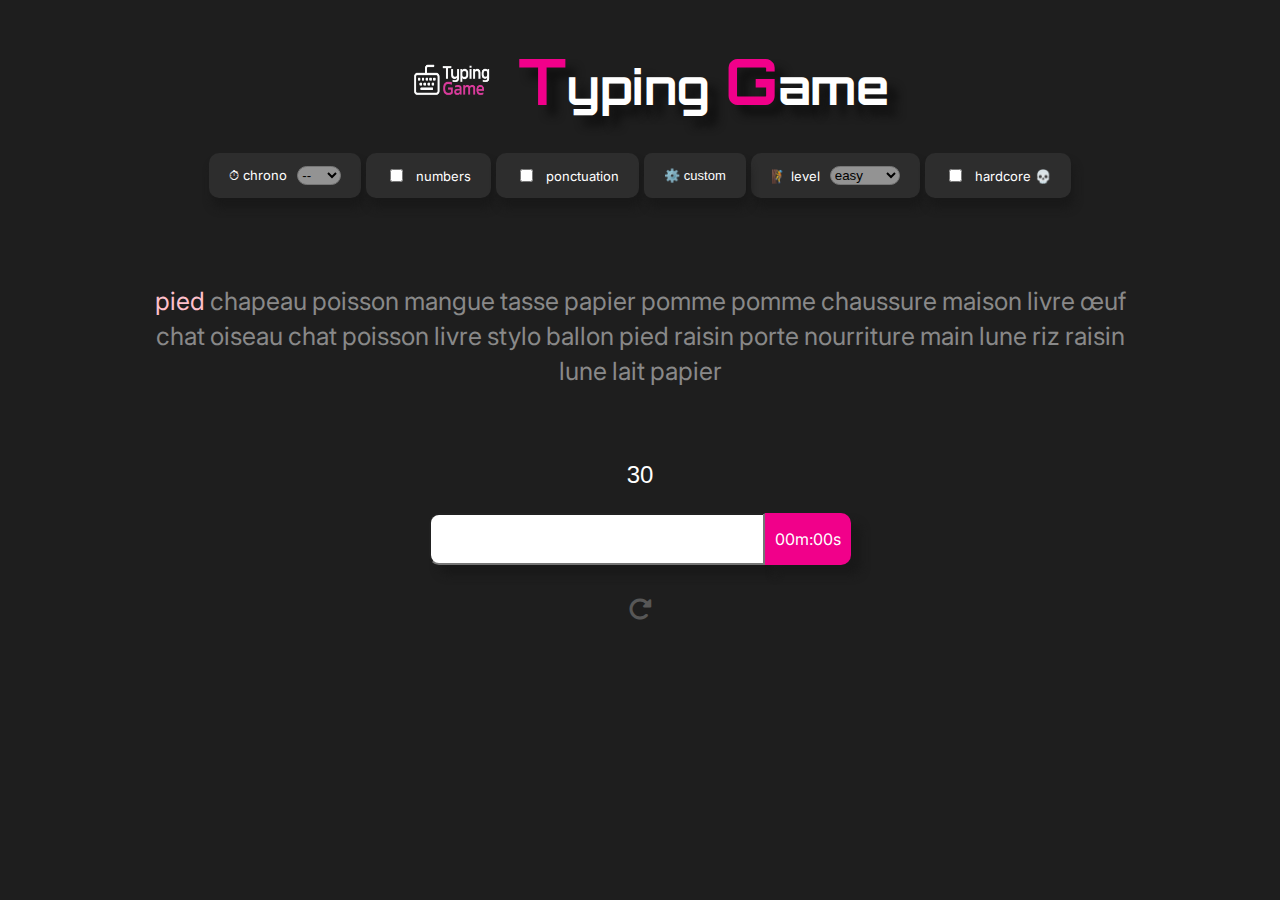
<file: index.html>
<!DOCTYPE html>
<html lang="en">
<head>
    <meta charset="UTF-8">
    <meta name="viewport" content="width=device-width, initial-scale=1.0">
    <link rel="stylesheet" href="style.css">
    <link rel="stylesheet" href="https://cdnjs.cloudflare.com/ajax/libs/font-awesome/6.5.0/css/all.min.css">
    <link href="https://fonts.googleapis.com/css2?family=Actor&display=swap" rel="stylesheet">
    <link href="https://fonts.googleapis.com/css2?family=Actor&family=Inter:wght@400;600&family=Orbitron:wght@400;700&display=swap" rel="stylesheet">
    <title>Typing Test</title>
</head>
<body>
    <header>
        <div class="site-identity">
            <img src="images/logo.png" alt="" id="site-identity__logo">
            <h1><span>T</span>yping <span>G</span>ame</h1>
        </div>

        <div class="typing-options">

            <div class="select-group">
                <label id="typing-options__label--chrono">⏱ chrono</label>
                    <select id="chrono-select">
                        <option value="-99" selected>--</option>
                        <option value="15">15s</option>
                        <option value="30">30s</option>
                        <option value="60">60s</option>
                    </select>
            </div>
            

            <div class="typing-options__toggle1">
                <input type="checkbox" id="numbers-toggle">
                <p class="typing-options__toggle-label">numbers</p>
            </div>

            <div class="typing-options__toggle2">
                <input type="checkbox" id="ponctuation-toggle">
                <p class="typing-options__toggle-label">ponctuation</p>
            </div>

            <div class="custom-settings">
                <button class="custom-settings__button">⚙️ custom </button>
              
                <div class="custom-settings__menu hidden">
                  <div class="custom-settings__option">
                    <label>numbers of word</label>
                    <input type="number" min="1" max="100">
                  </div>
              
                  <div class="custom-settings__option">
                    <label>language</label>
                    <select id="language-select">
                        <option value="fr">Français</option>
                        <option value="en">Anglais</option>
                        <option value="es">Espagnol</option>
                        <option value="de">Allemand</option>
                        <option value="it">Italien</option>
                        <option value="pt">Portugais</option>
                        <option value="pl">Polonais</option>
                        <option value="sv">Suédois</option>
                        <option value="da">Danois</option>
                        <option value="no">Norvégien</option>
                        <option value="tr">Turc</option>
                        <option value="ru">Russe</option>
                        <option value="zh">Chinois (simplifié)</option>
                        <option value="ja">Japonais</option>
                        <option value="ko">Coréen</option>
                      </select>                      
                  </div>
                </div>
            </div>

            <div class="select-group">
                <label id="typing-options__label--level">🧗 level</label>
                    <select id="level-select">
                        <option value="easy">easy</option>
                        <option value="medium">medium</option>
                        <option value="hard">hard</option>
                    </select>
            </div>

            <div class="typing-options__toggle3">
                <input type="checkbox" id="hardcore-toggle">
                <p class="typing-options__toggle-label">hardcore 💀</p>
            </div>
        </div>
    </header>

    <main>
        <div class="not_resultat">
            <div class="text">
                <p id="word-display"></p>
            </div>
            <div class="restantDisplay">
                <p id="restant-display"></p>
            </div>
            <div class="typing-zone">
                <input type="text" id="input-field" autofocus>
                <div class="chrono">
                    <p id="chrono"></p>
                </div>
            </div>
        </div>
        <div class="result">
            <p id="results">Results : </p>
        </div>
        <div class="refresh">

        <a href="index.html"><i id="refresh__icon" class="fa-solid fa-rotate-right"></i></a>
        </div>
    </main>
    
    <script src="script.js"></script>
</body>
</html>
</file>
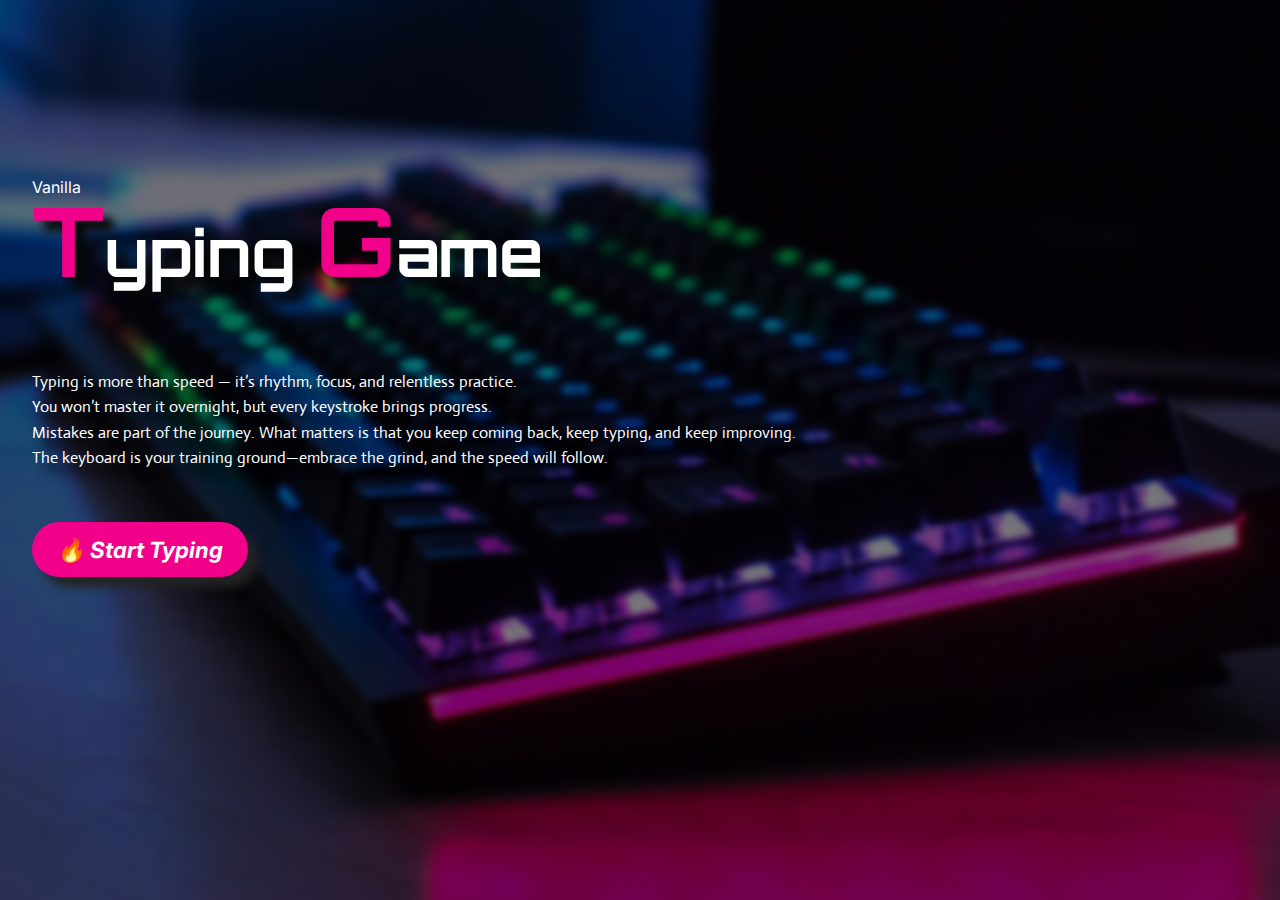
<file: accueil.html>
<!DOCTYPE html>
<html lang="en">
<head>
    <meta charset="UTF-8">
    <meta name="viewport" content="width=device-width, initial-scale=1.0">
    <title>Accueil Typing Game</title>
    <link rel="stylesheet" href="accueil.css">
    <link href="https://fonts.googleapis.com/css2?family=Actor&family=Inter:wght@400;600&family=Orbitron:wght@400;700&display=swap" rel="stylesheet">
</head>
<body>
    <div class="home">
        <div class="home__identity">
            <p>Vanilla</p>
            <h1><span>T</span>yping <span>G</span>ame</h1>
        </div>

        <div class="home__slogan">
            <p>Typing is more than speed — it’s rhythm, focus, and relentless practice. <br>
                 You won’t master it overnight, but every keystroke brings progress. <br>
                 Mistakes are part of the journey. What matters is that you keep coming back, keep typing, and keep improving. <br>
                 The keyboard is your training ground—embrace the grind, and the speed will follow.</p>
        </div>
        
        <a href="index.html"><button>🔥 Start Typing</button></a>
    </div>
    
</body>
</html>
</file>
<file: style.css>
body {
    background-color: #1e1e1e;
}

/* Structure générale du bloc custom */
.custom-settings {
    position: relative;
    display: inline-block;
    box-shadow: 3px 10px 8px rgb(25, 25, 25);
}
  
  /* Bouton custom */
.custom-settings__button {
    border: none;
    padding: 8px 16px;
    border-radius: 8px;
    cursor: pointer;
    font-size: 1rem;
    transition: background-color 0.3s ease;
}
  
  /* Menu déroulant */
.custom-settings__menu {
    background-color: #575757;
    color: white;
    font-size: 13px;
    font-family: Verdana, Geneva, Tahoma, sans-serif;
    position: absolute;
    top: 110%;
    left: 0;
    min-width: 200px;
    padding: 12px;
    border-radius: 12px;
    z-index: 10;
    display: flex;
    flex-direction: column;
    gap: 12px;
}
  
  /* Option dans le menu */
.custom-settings__option {
    display: flex;
    flex-direction: column;
}

.custom-settings__option option {
    color: rgb(82, 82, 82);
}
  
  /* Cacher l’élément (état par défaut) */
.hidden {
    display: none;
}
  
  /* Style optionnel pour les inputs */
.custom-settings__option input,
.custom-settings__option select {
    margin-top: 4px;
    padding: 6px 8px;
    border-radius: 6px;
    border: none;
    font-size: 0.9rem;
}
  
/* ---------- pour mes typing-options en général ------------ */
.typing-options {
    display: flex;
    flex-direction: row;
    justify-content: center;
    gap: 5px;
    color: white;
    font-family: 'Inter', sans-serif;
    font-size: 13px;
}

.select-group select option {
    color: rgb(82, 82, 82);;
    background-color: white;
}

.typing-options__toggle1, .typing-options__toggle2, .typing-options__toggle3 {
    display: inherit;
    background-color: #2d2d2d;
    border-radius: 10px;
    height: 5vh;
    padding-inline: 20px;
    align-items: center;
    gap: 10px;
    box-shadow: 3px 10px 8px rgb(25, 25, 25);
}
 
.custom-settings__option select{
  outline: none;
}

.select-group {
    display: flex;
    gap: 10px;
    background-color: #2d2d2d;
    border-radius: 10px;
    padding-inline: 20px;
    align-items: center;
    align-content: center;
    height: 5vh;
    color: white;
    box-shadow: 3px 10px 8px rgb(25, 25, 25);
}

#chrono-select, #level-select {
    background-color: #939393;
    border-radius: 10px;
    outline: none;
} 

.custom-settings__button {
    display: flex;
    background-color: #2d2d2d;
    padding-inline: 20px;
    height: 5vh;
    align-items: center;
    color: white;
    font-size: 13px;
    font-family: Verdana, Geneva, Tahoma, sans-serif;
}

.custom-settings {
  border-radius: 10px;
}

.custom-settings__option input {
  outline: none;
}

/* ------------pour l'identité de mon site [logo + nom]------------*/
.site-identity h1 {
    color: white;
    font-family: 'Orbitron', 'sans serif';
    font-size: 3rem;
    text-shadow: 10px 10px 8px rgb(15, 15, 15);
}

.site-identity h1 span {
    color: #F1008A;
    font-size: 4rem;
}

.site-identity {
    display: flex;
    flex-direction: row;
    justify-content: center;
}

#site-identity__logo {
    width: 10%;
}

/*------------------ pour le texte à taper ---------------*/
#word-display {
  display: flex;
  gap: 5px;
  color: #898989;
  flex-direction: row;
  flex-wrap: wrap;
  justify-content: center;          
  padding-inline: 10%;
  padding-top: 3%;
  box-sizing: border-box;
  text-align: left;
  font-size: 25px;
  font-family: 'Inter', sans-serif;
}

.del{
  display: block;
}
.del-none{
  display: none;
}

.text {
  padding-block: 2%;
}

/*-------------- pour l'input qu'on va mettre les mots à taper + chrono + result ---------------*/
.typing-zone {
  display: flex;
  flex-direction: row;
  justify-content: center;
}

#input-field {
  width: 25vw;
  padding-block: 10px;
  border-top-left-radius: 10px;
  border-bottom-left-radius: 10px;
  padding-left: 10px;
  outline: none;
  box-shadow: 10px 10px 8px rgb(25, 25, 25);
}

.chrono {
  background-color: #F1008A;
  padding-inline: 10px;
  color: white;
  border-top-right-radius: 10px;
  border-bottom-right-radius: 10px;
  box-shadow: 10px 10px 8px rgb(25, 25, 25);
  font-family: 'Inter', sans-serif;
}

.result-end{
  display: flex;
  justify-content: center;
  margin-top: 6%;
  font-size: 30px;
}

.result {
  display: flex;
  justify-content: center;
}

.result p {
  color: #898989
}

/* surplus de css avec les fonctionnalités : chrono, level ... -------- */
#chrono-select option, #language-select option, #level-select option{
  background-color: #ffe4f4;
}

.custom-settings__menu {
  background-color: #4a4a4a;
}

.custom-settings__button--pink, .typing-options__toggle--pink{
  background-color: #F1008A;
}

/* --- mode refresh --- */
.refresh {
  display: flex;
  flex-direction: row;
  justify-content: center;
}
.fa-rotate-right{
  cursor: pointer;

}

.refresh i {
  color: #575757;
  font-size: 1.5rem;
  cursor: pointer;
}

/* --- mot restant à taper ---- */
.restantDisplay {
  display: flex;
  flex-direction: row;
  justify-content: center;
  font-size: 1.5rem;
  font-family: Verdana, Geneva, Tahoma, sans-serif;
  color: white;
}
</file>
<file: accueil.css>
body {
    padding: 0;
    margin: 0;
}

.home {
    position: relative;
    z-index: 0;
    min-height: 100vh;
    display: flex;
    flex-direction: column;
    overflow: hidden;
    gap: 10px;
    justify-content: center;
    padding-left: 2.5%;
}
  
.home::before {
    content: "";
    position: absolute;
    inset: 0;
    z-index: -1;
    background-image: url("images/gaming_keyboard-1.jpg");
    background-size: cover;
    background-position: center;
    transform: scaleX(-1); 
    filter: blur(3px);
    transform: scaleX(-1) scale(1.1);
    background-color: rgba(108, 108, 108, 0.9); /* voile noir */
    background-blend-mode: darken; /* fusion avec l'image */
}

.home__identity p {
    color: white;
    font-family: 'Inter', sans-serif;
    margin-bottom: -4.8%;
}

.home__identity h1 {
    color: white;
    font-family: Verdana, Geneva, Tahoma, sans-serif;
    font-size: 4rem;
    text-shadow: 10px 10px 10px rgb(6, 6, 6);
    font-family: 'Orbitron', sans-serif;
}

.home__identity h1 span {
    color: #F1008A;
    font-size: 6rem;
}

.home__slogan p {
    color: white;
    font-family: 'Actor', sans-serif;
    text-shadow: 10px 10px 10px rgb(0, 0, 0);
    line-height: 1.6;
}
  
button {
    padding-inline: 25px;
    padding-block: 14px;
    border-radius: 40px;
    border: none;
    cursor: pointer;
    color: white;
    background-color: #F1008A;
    font-family: 'Inter', sans-serif;
    font-style: italic;
    font-size: 1.4rem;
    box-shadow: 10px 10px 10px rgb(35, 35, 35);
    font-weight: bolder;
    transition: transform 0.3s ease;
}

button:hover {
    transform: scale(1.09); 
}

button:active {
    transform: translateY(4px); 
}

.home__identity {
    margin-top: -13%;
}

.home a {
    margin-top: 2%;
}
</file>
